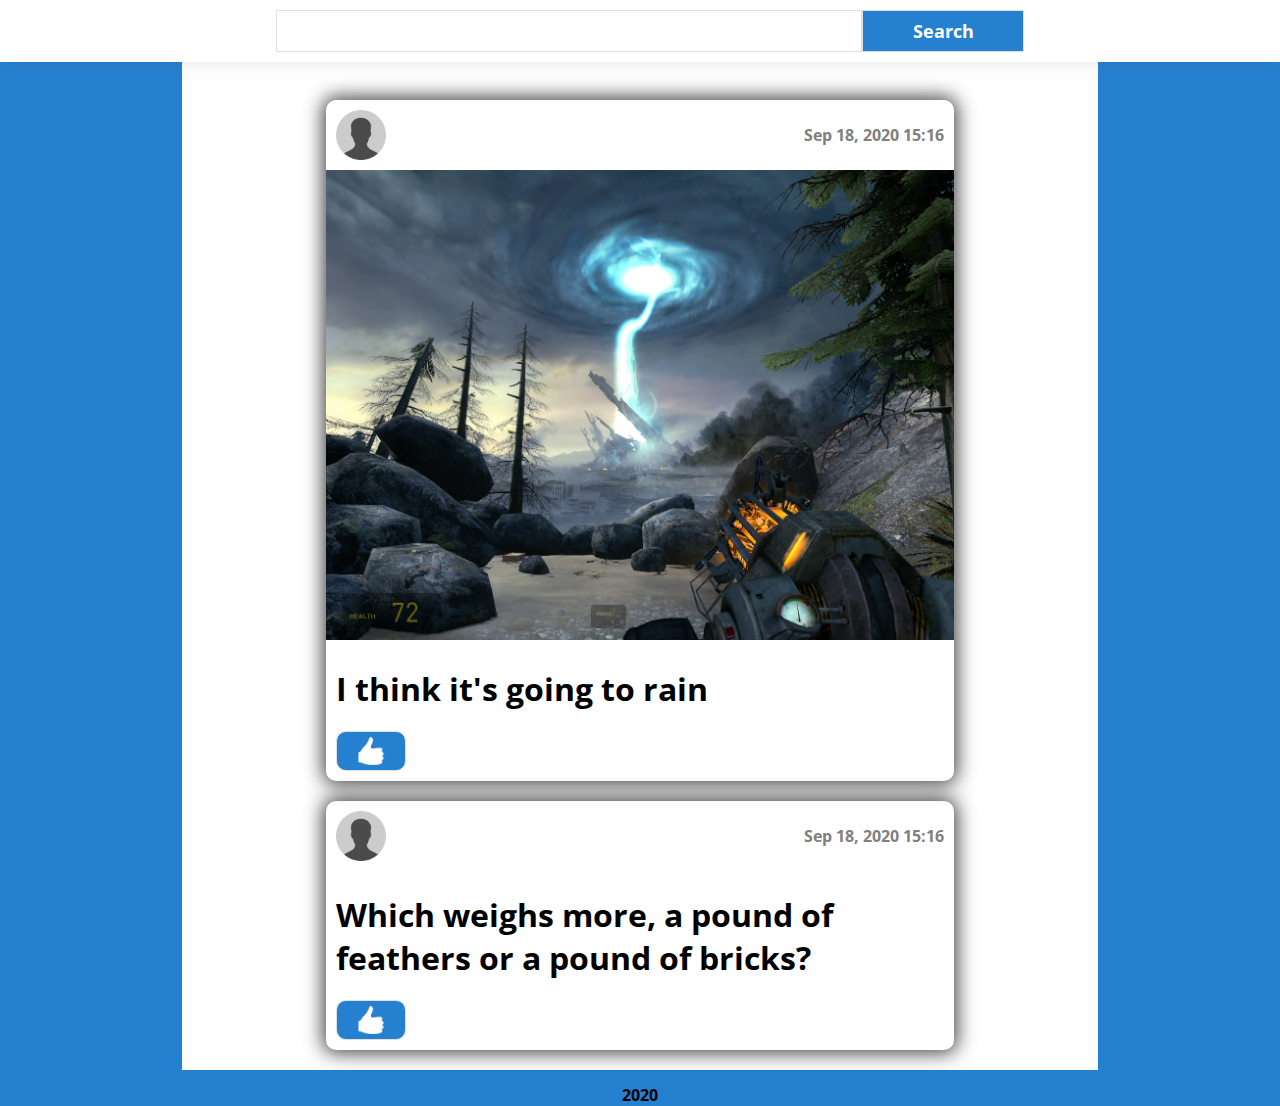
<file: index.html>
<!DOCTYPE html>
<html lang="en">
<head>
    <meta charset="UTF-8">
    <title>Index</title>
    <link rel="stylesheet" href="res/css/style.css">
    <meta name="viewport" content="width=device-width, initial-scale=1.0">
    <link href="https://fonts.googleapis.com/css?family=Open+Sans&display=swap" rel="stylesheet">
</head>
<body>
<header>
    <nav>
        <div class="search-container">
            <div></div><input type="text"><button>Search</button><div></div>
        </div>
    </nav>
</header>

<section id="sec">
        <div class="post">
            <div><img class="img-profile" src="res/images/profile-placeholder.png" alt="Profile placeholder">
            <strong>Sep 18, 2020 15:16</strong></div>
            <img class="img-post" src="res/images/hl2.jpg" alt="Post Image">
            <h1>I think it's going to rain</h1>
            <button><img src="res/images/thumbs-up.png" alt="Like image"></button>
        </div>
        <div class="post">
            <div><img class="img-profile" src="res/images/profile-placeholder.png" alt="Profile placeholder">
            <strong>Sep 18, 2020 15:16</strong></div>
            <h1>Which weighs more, a pound of feathers or a pound of bricks?</h1>
            <button><img src="res/images/thumbs-up.png" alt="Like image"></button>
        </div>
</section>
<footer>
    <p>2020</p>
</footer>
</body>
</html>
</file>
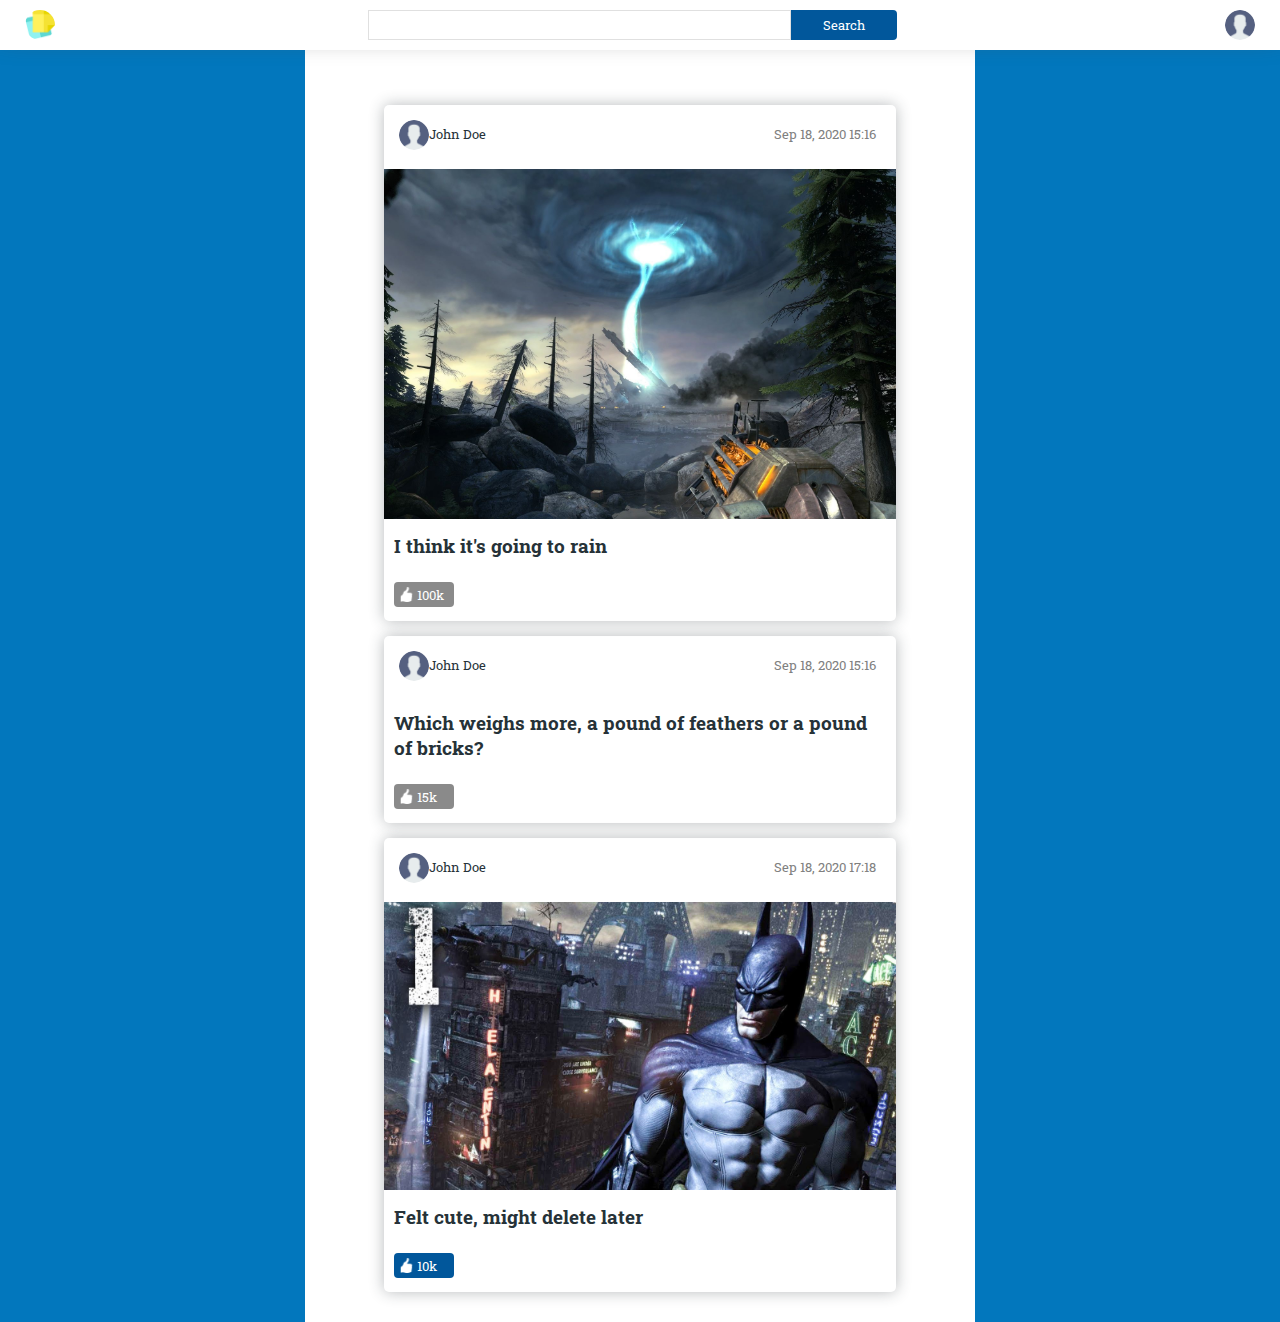
<file: hw2/index.html>
<!DOCTYPE html>
<html lang="en" dir="ltr">
  <head>
    <meta charset="utf-8">
    <link href="https://fonts.googleapis.com/css2?family=Roboto+Slab&display=swap" rel="stylesheet">
    <link rel="stylesheet" href="res/css/style.css">
      <script src="https://code.jquery.com/jquery-3.5.1.js" integrity="sha256-QWo7LDvxbWT2tbbQ97B53yJnYU3WhH/C8ycbRAkjPDc=" crossorigin="anonymous"></script>
      <script src="res/js/script.js"></script>
    <title>postIt! Just Post It</title>
  </head>
  <body>
    <header>
      <nav>
        <div class="logo-container">
          <img src="res/images/logo.png" alt="postIt">
        </div>
        <div class="search-container">
          <input type="text" name="search"><button type="button">Search</button>
        </div>
        <div class="avatar-container">
          <img src="res/images/avatar.png" class="avatar" alt="Me">
        </div>
        <div id="profile-menu" class="dropdown">
            <!-- user info -->
            <a href="browse.html">Browse</a>
            <a href="login.html">Log out</a>
        </div>
      </nav>
    </header>
    <section class="main-container">
      <div class="post">
        <div class="post-author">
          <span class="post-author-info">
            <img src="res/images/avatar.png" alt="Post author">
            <small>John Doe</small>
          </span>
          <small>Sep 18, 2020 15:16</small>
        </div>
        <div class="post-image">
          <img src="res/images/posts/1.jpg" alt="">
        </div>
        <div class="post-title">
          <h3>I think it's going to rain</h3>
        </div>
        <div class="post-actions">
          <button type="button" name="like" class="like-button">100k</button>
        </div>
      </div>

      <div class="post">
        <div class="post-author">
          <span class="post-author-info">
            <img src="res/images/avatar.png" alt="Post author">
            <small>John Doe</small>
          </span>
          <small>Sep 18, 2020 15:16</small>
        </div>
        <div class="post-title">
          <h3>Which weighs more, a pound of feathers or a pound of bricks?</h3>
        </div>
        <div class="post-actions">
          <button type="button" name="like" class="like-button">15k</button>
        </div>
      </div>

      <div class="post">
        <div class="post-author">
          <span class="post-author-info">
            <img src="res/images/avatar.png" alt="Post author">
            <small>John Doe</small>
          </span>
          <small>Sep 18, 2020 17:18</small>
        </div>
        <div class="post-image">
          <img src="res/images/posts/2.jpg" alt="">
        </div>
        <div class="post-title">
          <h3>Felt cute, might delete later</h3>
        </div>
        <div class="post-actions">
          <button type="button" name="like" class="like-button liked">10k</button>
        </div>
      </div>

    </section>
  </body>
</html>
</file>
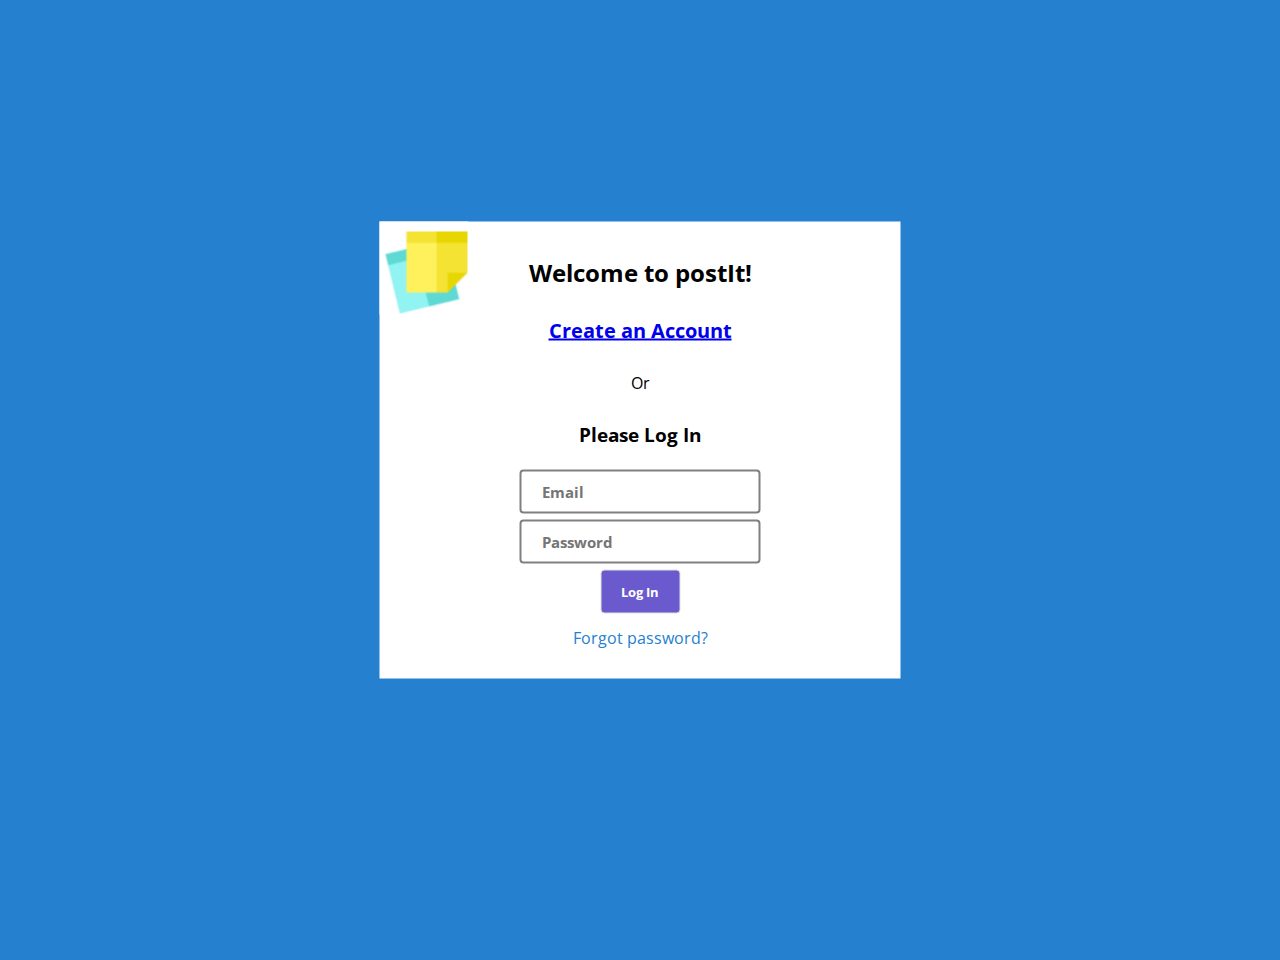
<file: login.html>
<!DOCTYPE html>
<html lang="en">
<head>
    <meta charset="UTF-8">
    <title>Login</title>
    <link rel="stylesheet" href="res/css/style.css">
    <meta name="viewport" content="width=device-width, initial-scale=1.0">
    <link href="https://fonts.googleapis.com/css?family=Open+Sans&display=swap" rel="stylesheet">
</head>
<body>


    <form action="index.html" id="login-form">
        <h2>Welcome to postIt!</h2>
        <a href="login.html">Create an Account</a>
        <p>Or</p>
        <h3>Please Log In</h3>
        <input type="text" name="email" placeholder="Email">
        <input type="text" name="password" placeholder="Password">
        <input type="submit" value="Log In">
        <a href="login.html" class="forgot-password">Forgot password?</a>
    </form>

</body>
</html>
</file>
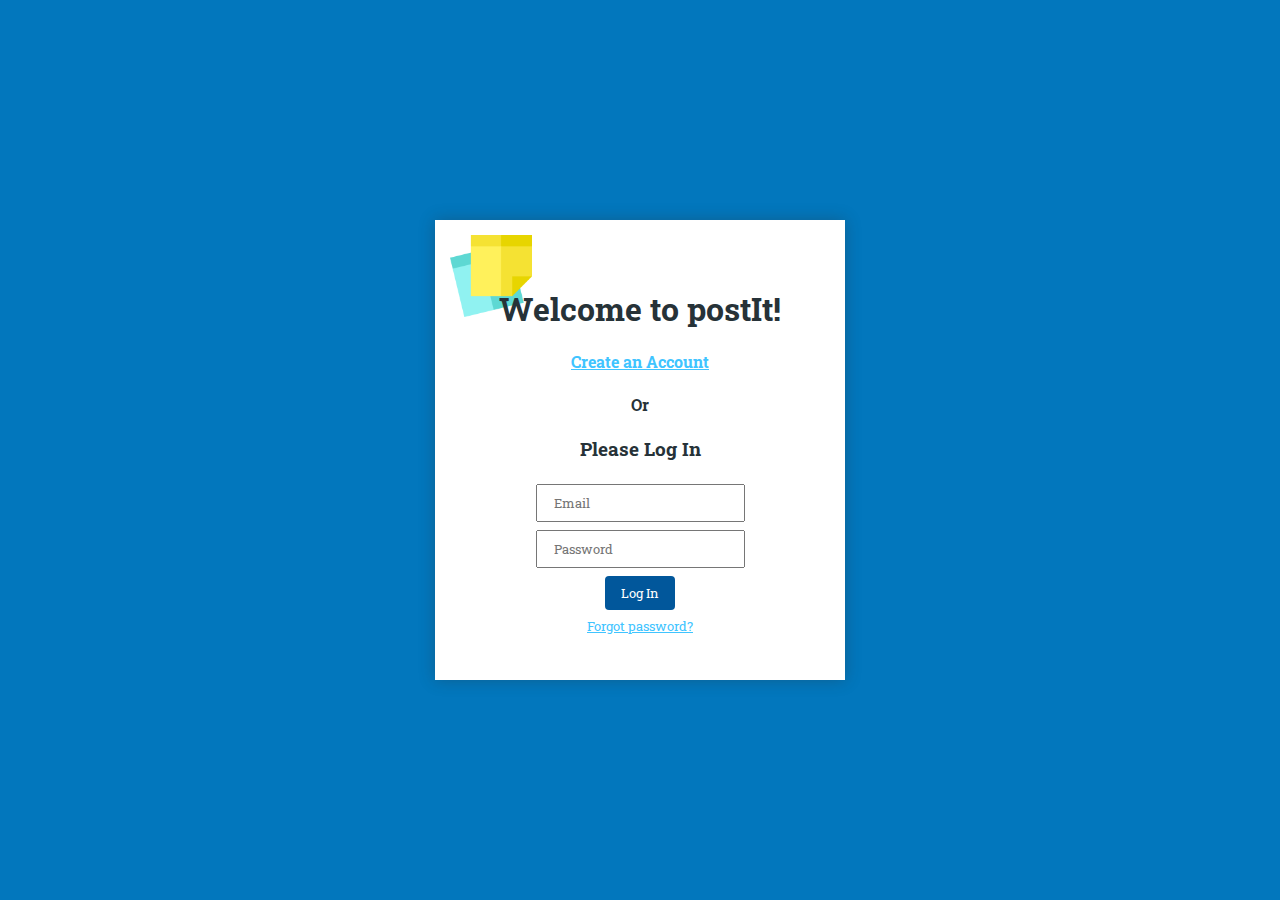
<file: hw2/login.html>
<!DOCTYPE html>
<html lang="en" dir="ltr">
  <head>
    <meta charset="utf-8">
    <link href="https://fonts.googleapis.com/css2?family=Roboto+Slab&display=swap" rel="stylesheet">
    <link rel="stylesheet" href="res/css/style.css">
    <title>Welcome to postIt! Please Log In</title>
  </head>
  <body>
    <section class="login-page">
      <section id="login-container">
        <div>
          <h1>Welcome to postIt!</h1>
        </div>
        <div>
          <h4>
            <a href="#">Create an Account</a>
          </h4>
        </div>
        <div>
          <h4>Or</h4>
        </div>
        <div>
          <h3>Please Log In</h3>
          <form action="index.html" method="post">
            <div>
              <input type="text" name="email" placeholder="Email">
            </div>
            <div>
              <input type="password" name="password" placeholder="Password">
            </div>
            <div>
              <button class="button" type="submit" name="login">Log In</button>
            </div>
            <div>
              <small>
                <a href="#">Forgot password?</a>
              </small>
            </div>
          </form>
        </div>
      </section>
    </section>
  </body>
</html>
</file>
<file: res/css/style.css>
* {
    font-family: 'Open Sans', sans-serif;
}
html, body {
    margin: 30px 0 0 0;
    padding: 0;
    background-color: #2580cf;
    justify-content: center;
    height:100%;
}

header{
    position: fixed;
    width: 100%;
    top: 0;
    z-index: 1;
}

header:hover{
    box-shadow:0 -20px 30px #4d4d4d;
}


nav .search-container{
    width: 100%;
    display: flex;
    background-color: #ffffff;
    justify-content: center;
    padding:10px;

}

.search-container input{
    box-sizing: border-box;
    flex-grow: 6;
    padding: 5px;
    border: 1px solid #e0e0e0;
}

.search-container button{
    box-sizing: border-box;
    flex-grow: 1;
    padding: 8px 16px 8px 16px;
    border: 1px solid #e0e0e0;
    cursor: pointer;
    background-color: #2580cf;
    color: white;
    font-weight: bold;
    font-size: 18px;
}

.search-container div{
    box-sizing: border-box;
    flex-grow: 4;
}

#sec{
    background-color: white;
    width: 70%;
    margin: 0 auto;
    justify-content: center;
    align-content: center;
    padding: 20px 10px 20px 10px;
}

section .post{
    margin-top:20px;
    border-radius: 10px;
    width:70%;
    padding:20px, 20px, 0, 0;
    -webkit-box-shadow: 0px 0px 19px 3px rgba(0,0,0,0.75);
    -moz-box-shadow: 0px 0px 19px 3px rgba(0,0,0,0.75);
    box-shadow: 0px 0px 19px 3px rgba(0,0,0,0.75);
}

section div{
    margin: 0 auto;
}

.img-profile{
    width: 50px;
    margin: 10px;
}

.img-post{
    width:100%
}
.post div{
    display: flex;
    align-items: center;;
}

.post button{
    height:40px;
    width:70px;
    background-color: #2580cf;
    box-sizing: border-box;
    border: 1px solid #e0e0e0;
    cursor: pointer;
    border-radius: 10px;
    padding: 5px;
}

.post button:hover{
    background-color: #3ba3ff;
}
.post button img{
    height: 100%;
}

.post > h1{
    margin-left: 10px;
}

h1 + button{
    margin-left: 10px;
    margin-bottom: 10px;
}

.img-profile ~ strong {
    text-align: right;
    justify-content: right;
    margin-left: auto;
    margin-right: 10px;
    color: #808080;
}

footer{
    text-align: center;
    font-weight: bold;
}

/***********************************************************************/
h2{
    margin:14px;
}

h3{
    margin:14px 0px 20px 0px;
}

#login-form {
    background-color: white;
    position: absolute;
    top: 50%;
    left: 50%;
    transform: translate(-50%,-50%);

    display: flex;
    flex-wrap: wrap;
    flex-direction: column;
    align-items: center;
    padding: 20px 130px 20px 130px ;

    background-image: url("../images/postit.png");
    background-repeat: no-repeat;
    background-position: left top;

    text-align: center;
}

h2 + a{
    margin:14px;
    font-weight: bold;
    font-size: 20px;
}

#login-form input {
    margin: 3px 10px 3px 10px;
    border-radius: 4px;
}
#login-form input:hover{
    background-color: antiquewhite;
}
#login-form input[type='submit'] {
    box-sizing: border-box;
    flex-grow: 1;
    border: 1px solid #e0e0e0;
    cursor: pointer;
    background-color: #2580cf;
    color: white;
    font-weight: bold;
    cursor: pointer;
    border-style: solid;
    background-color: slateblue;
    padding:12px 20px 12px 20px;
}

#login-form input[type='submit']:hover {
    box-sizing: border-box;
    flex-grow: 1;
    border: 1px solid #e0e0e0;
    cursor: pointer;
    background-color: #2580cf;
    color: white;
    font-weight: bold;
    cursor: pointer;
    border-style: solid;
    background-color: lightblue;
    padding:12px 20px 12px 20px;
}


#login-form img {
    max-width: 60px;
    max-height: 60px;
    align-self: flex-start;
}

p {
    margin:14px;
}

.forgot-password {
    text-decoration: none;
}

form > input[type='text']{
    padding:10px 20px 10px 20px;
    font-weight:bold;
    border-style:solid;
    border-color: gray;
    font-size: 15px;
}

input[type='submit'] + a{
    color: #2580cf;
    padding: 10px;
}
</file>
<file: hw2/res/css/style.css>
* {
    font-family: 'Roboto Slab', serif;
    outline: none;
}

html, body {
    margin: 0;
    padding: 0;
    width: 100%;
    height: 100%;
}

body {
    background-color: #0277bd;
    color: #263238;
}

a {
    color: #40c4ff;
}

.login-page {
    width: 100%;
    height: 100%;
    display: flex;
    justify-content: center;
    align-items: center;
}

#login-container {
    background-image: url(../images/logo.png);
    background-size: 20% auto;
    background-repeat: no-repeat;
    background-position: 15px 15px;
    min-width: 25%;
    padding: 45px 45px;
    background-color: #ffffff;
    box-shadow: 0 0 15px rgba(38, 50, 56, 0.33);
    text-align: center;
}

#login-container form div > input {
    padding: 8px 16px;
    margin: 4px 0;
}

button {
    padding: 8px 16px;
    margin: 4px 0;
    color: #ffffff;
    background-color: #01579b;
    border: none;
    border-radius: 4px;
}

button:hover {
    box-shadow: 0 0 5px rgba(38, 50, 56, 0.7);
    cursor: pointer;
}

header {
    position: fixed;
    width: 100%;
    top: 0;
    z-index: 1;
}

header:hover {
    box-shadow: 0 -20px 30px #4d4d4d;
}

nav {
    display: flex;
    background-color: #ffffff;
    align-items: center;
}

nav div {
    height: 30px;
    flex-grow: 4;
    padding: 10px;
}

nav div img {
    height: 100%;
    width: 30px;
    margin-left: 15px;
    border-radius: 100%;
    object-fit: cover;
    object-position: top center;
}

nav div.search-container > input {
    box-sizing: border-box;
    height: 30px;
    width: 80%;
    margin: 0;
    padding: 5px;
    border: 1px solid #e0e0e0;
}

nav div.search-container > button {
    height: 30px;
    width: 20%;
    margin: 0;
    padding: 5px;
    border-top-left-radius: 0;
    border-bottom-left-radius: 0;
}

nav div.avatar-container {
    margin-right: 15px;
    text-align: right;
}

/* somehow position dropdown over everything else, under profile image...*/
.dropdown {
    display:none;
    border: 1px solid grey;
    background-color: white;
    position: absolute;
    top:100%;
    right:0;
    height:auto;
    padding: 1.5em;
}
.dropdown a,
.dropdown span {
    display: block;
    position: relative;
    height: 2em;
}


.main-container {
    width: 50%;
    min-height: 100%;
    margin: auto auto;
    padding: 90px 15px 15px 15px;
    background-color: #ffffff;
}

.post {
    width: 80%;
    margin: 15px auto;
    box-shadow: 0 0 15px rgba(38, 50, 56, 0.33);
    border-radius: 5px;
}

.post .post-author {
    padding: 10px;
}

.post .post-author::after {
    content: "";
    display: block;
    clear: both;
}

.post .post-author .post-author-info {
    float: left;
    position: relative;
    width: 50%;
}

.post .post-author .post-author-info img {
    width: 30px;
    height: 30px;
    border-radius: 100%;
    object-fit: cover;
    object-position: top;
    margin: 5px;
}

.post .post-author .post-author-info small {
    position: absolute;
    top: 10px;
    left: 35px;
}

.post .post-author .post-author-info + small {
    float: right;
    color: grey;
    padding: 10px;
}

.post .post-image img {
    width: 100%;
    min-height: 150px;
    max-height: 350px;
    object-fit: cover;
    object-position: top center;
}

.post .post-title {
    padding: 10px;
}

.post .post-title h3 {
    display: inline;
}

.post .post-title ~ .post-actions {
    padding: 10px;
}

.like-button {
    background-image: url(../images/like.png);
    background-size: 15px;
    background-repeat: no-repeat;
    background-position: 5px center;
    background-color: #8a8a8a;
    width: 60px;
    height: 25px;
    padding-left: 23px;
    line-height: 10px;
    text-align: left;
    border: none;
}

.like-button.liked {
    background-color: #01579b;
}
</file>
